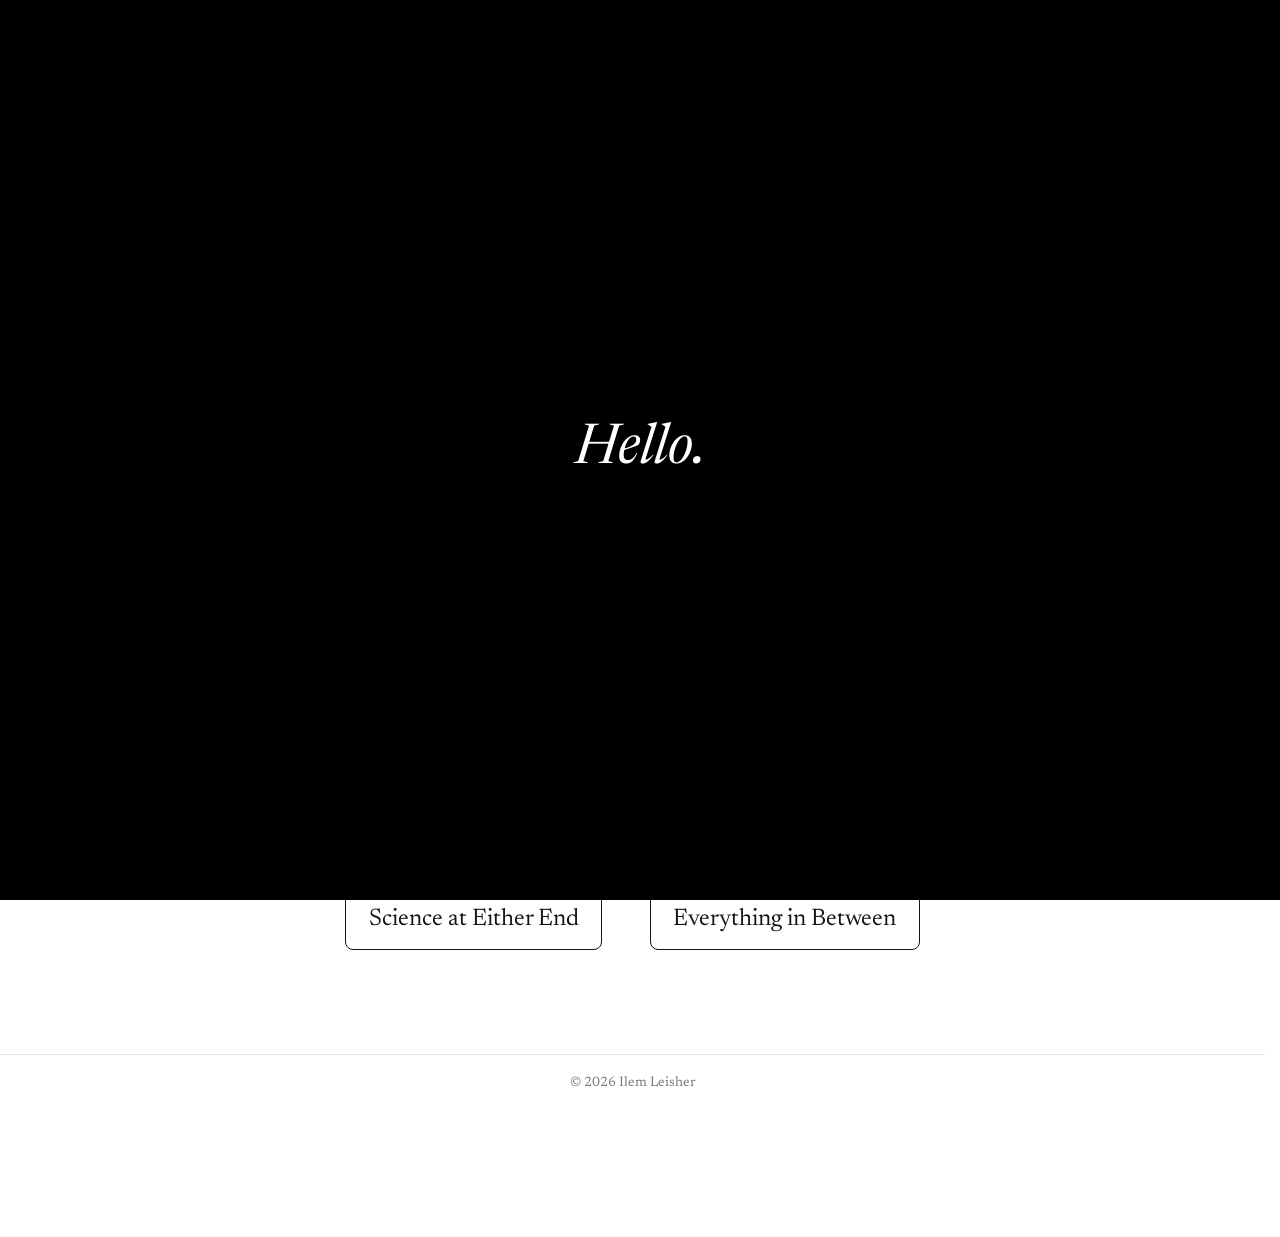
<file: index.html>
<!DOCTYPE html>
<html lang="en">
<head>
<meta charset="UTF-8">
<meta name="viewport" content="width=device-width, initial-scale=1">
<title>Ilem Leisher</title>
<meta name="description" content="Portfolio">
<link rel="preconnect" href="https://fonts.googleapis.com">
<link rel="stylesheet" href="https://fonts.googleapis.com/css2?family=Anton&family=Cormorant+Garamond:ital,wght@0,400;0,600;1,400;1,600&family=Newsreader:ital,wght@0,400;0,600;1,400&family=Space+Grotesk:wght@700&display=swap">
<link rel="stylesheet" href="css/style.css">
</head>
<body>

<div id="intro-overlay" class="intro-overlay">
  <div class="intro-panel intro-panel-top"></div>
  <div class="intro-panel intro-panel-bottom"></div>
  <div class="intro-line" id="intro-line"></div>
  <button type="button" class="intro-hello" id="intro-hello">Hello.</button>
</div>

<header class="site-header">
  <div class="wrap">
    <img class="site-photo" src="images/profile.jpg" alt="Ilem Leisher">
    <h1 class="site-name">
      <a href="index.html?intro=skip" class="name-row">Ilem</a>
      <a href="index.html?intro=skip" class="name-row">Leisher</a>
    </h1>
    <nav class="header-side-nav">
      <a href="mailto:ilemleisher@gmail.com">
        <svg viewBox="0 0 24 24" aria-hidden="true"><path fill="#ffffff" d="M20 4H4a2 2 0 00-2 2v12a2 2 0 002 2h16a2 2 0 002-2V6a2 2 0 00-2-2zm0 4l-8 5-8-5V6l8 5 8-5v2z"/></svg>
        ilemleisher@gmail.com
      </a>
      <a href="https://www.linkedin.com/in/ilem-leisher-ab5294254">
        <svg viewBox="0 0 24 24" aria-hidden="true"><rect x="1" y="1" width="22" height="22" rx="4" fill="#ffffff"/><text x="12" y="16.5" font-family="Arial, sans-serif" font-size="12" font-weight="700" text-anchor="middle" fill="#161513">in</text></svg>
        LinkedIn
      </a>
      <a href="https://github.com/ilemleisher">
        <svg viewBox="0 0 24 24" aria-hidden="true"><path fill="#ffffff" d="M12 .5C5.73.5.5 5.73.5 12c0 5.08 3.29 9.39 7.86 10.91.57.1.78-.25.78-.55 0-.27-.01-1.16-.02-2.11-3.2.7-3.88-1.36-3.88-1.36-.53-1.34-1.29-1.7-1.29-1.7-1.05-.72.08-.71.08-.71 1.16.08 1.77 1.19 1.77 1.19 1.03 1.77 2.71 1.26 3.37.96.1-.75.4-1.26.73-1.55-2.55-.29-5.23-1.28-5.23-5.7 0-1.26.45-2.29 1.19-3.09-.12-.29-.52-1.46.11-3.05 0 0 .97-.31 3.18 1.18a11.1 11.1 0 015.8 0c2.2-1.49 3.17-1.18 3.17-1.18.64 1.59.24 2.76.12 3.05.74.8 1.19 1.83 1.19 3.09 0 4.43-2.69 5.4-5.25 5.69.41.36.78 1.07.78 2.15 0 1.55-.01 2.8-.01 3.18 0 .3.2.66.79.55A10.51 10.51 0 0023.5 12C23.5 5.73 18.27.5 12 .5z"/></svg>
        GitHub
      </a>
      <a href="https://orcid.org/0009-0006-5740-5318">
        <svg viewBox="0 0 24 24" aria-hidden="true"><circle cx="12" cy="12" r="11" fill="#ffffff"/><text x="12" y="16" font-family="Arial, sans-serif" font-size="10.5" font-weight="700" text-anchor="middle" fill="#161513">iD</text></svg>
        ORCID
      </a>
    </nav>
  </div>
</header>

<section class="intro">
  <div class="wrap">
    <p class="muted tagline">Computational Researcher, Structure Enjoyer, Personal Growth Addict, Recovering Athlete</p>
    <p>I'm Ilem Leisher (eye-lem lesher). I'm a computational research technician at the <a href="https://flavell.mit.edu/">Flavell Lab</a> at MIT, where I research <em>C. elegans</em> behavior using computational methods. This website is a portfolio of my professional work, personal work, experiences, and thoughts. If you're just looking for my research, click <a href="#science-either-end" class="jump-link" data-target="science-either-end">here</a>. If you want to know more about me, click <a href="#everything-in-between" class="jump-link" data-target="everything-in-between">here</a>.</p>
  </div>
</section>

<section class="quote">
  <blockquote>
    <p>"To stand at either end, and to walk off that end of the pier only, hoping that out in that direction is the complete understanding, is a mistake. And to stand with evil and beauty and hope, or to stand with the fundamental laws, hoping that way to get a deep understanding of the whole world, with that aspect alone, is a mistake."</p>
    <cite>— Richard Feynman</cite>
  </blockquote>
</section>

<nav class="content-nav">
  <div class="nav-item">
    <a href="index.html" id="science-either-end">Science at Either End</a>
    <ul class="dropdown">
      <li><a href="small-scale.html">The Small Scale</a></li>
      <li><a href="large-scale.html">The Large Scale</a></li>
    </ul>
  </div>
  <div class="nav-item">
    <a href="index.html" id="everything-in-between">Everything in Between</a>
    <ul class="dropdown">
      <li><a href="philosophy-of-life.html">Philosophy of Life</a></li>
      <li><a href="outdoors.html">Outdoors</a></li>
      <li><a href="travel.html">Travel</a></li>
      <li><a href="athletics.html">Athletics</a></li>
      <li><a href="russian.html">Russian</a></li>
      <li><a href="magic-the-gathering.html">Magic: the Gathering</a></li>
      <li><a href="music.html">Music</a></li>
    </ul>
  </div>
</nav>

<footer>
  <div class="wrap">
    &copy; 2026 Ilem Leisher
  </div>
</footer>

<script>
(function () {
  var overlay = document.getElementById('intro-overlay');
  var hello = document.getElementById('intro-hello');
  var line = document.getElementById('intro-line');

  if (overlay && hello && line) {
    document.body.style.overflow = 'hidden';
    var reduced = window.matchMedia('(prefers-reduced-motion: reduce)').matches;

    function runOpenSequence() {
      if (overlay.classList.contains('is-opening')) return;
      overlay.classList.add('is-opening');

      var lineMs = reduced ? 0 : 500;
      var topSlideMs = reduced ? 0 : 900;
      var restFadeMs = reduced ? 0 : 400;
      var bottomSlideMs = reduced ? 0 : 900;
      var pauseMs = reduced ? 0 : 150;

      setTimeout(function () {
        overlay.classList.add('is-open-top');
        setTimeout(function () {
          overlay.classList.add('reveal-rest');
          setTimeout(function () {
            overlay.classList.add('is-open-bottom');
            setTimeout(function () {
              overlay.remove();
              document.body.style.overflow = '';
            }, bottomSlideMs + 50);
          }, restFadeMs + pauseMs);
        }, topSlideMs);
      }, lineMs);
    }

    var skipAll = /(?:^|[?&])intro=skip(?:&|$)/.test(location.search);
    if (skipAll) {
      if (window.history.replaceState) {
        window.history.replaceState(null, '', location.pathname + location.hash);
      }
      overlay.remove();
      document.body.style.overflow = '';
    } else {
      hello.addEventListener('click', runOpenSequence);
    }
  }

  var items = document.querySelectorAll('.content-nav .nav-item');
  items.forEach(function (item) {
    var trigger = item.querySelector(':scope > a');
    trigger.setAttribute('aria-haspopup', 'true');
    trigger.setAttribute('aria-expanded', 'false');
    trigger.addEventListener('click', function (e) {
      e.preventDefault();
      var willOpen = !item.classList.contains('is-open');
      items.forEach(function (other) {
        other.classList.remove('is-open');
        other.querySelector(':scope > a').setAttribute('aria-expanded', 'false');
      });
      if (willOpen) {
        item.classList.add('is-open');
        trigger.setAttribute('aria-expanded', 'true');
      }
    });
  });
  document.addEventListener('click', function (e) {
    if (!e.target.closest('.content-nav')) {
      items.forEach(function (item) {
        item.classList.remove('is-open');
        item.querySelector(':scope > a').setAttribute('aria-expanded', 'false');
      });
    }
  });
  document.addEventListener('keydown', function (e) {
    if (e.key === 'Escape') {
      items.forEach(function (item) {
        item.classList.remove('is-open');
        item.querySelector(':scope > a').setAttribute('aria-expanded', 'false');
      });
    }
  });

  document.querySelectorAll('.jump-link').forEach(function (link) {
    link.addEventListener('click', function (e) {
      e.preventDefault();
      var target = document.getElementById(link.dataset.target);
      if (!target) return;
      target.scrollIntoView({ behavior: 'smooth', block: 'center' });
      target.classList.remove('flash-highlight');
      void target.offsetWidth;
      target.classList.add('flash-highlight');
      target.addEventListener('animationend', function handler() {
        target.classList.remove('flash-highlight');
        target.removeEventListener('animationend', handler);
      });
    });
  });
})();
</script>

</body>
</html>
</file>
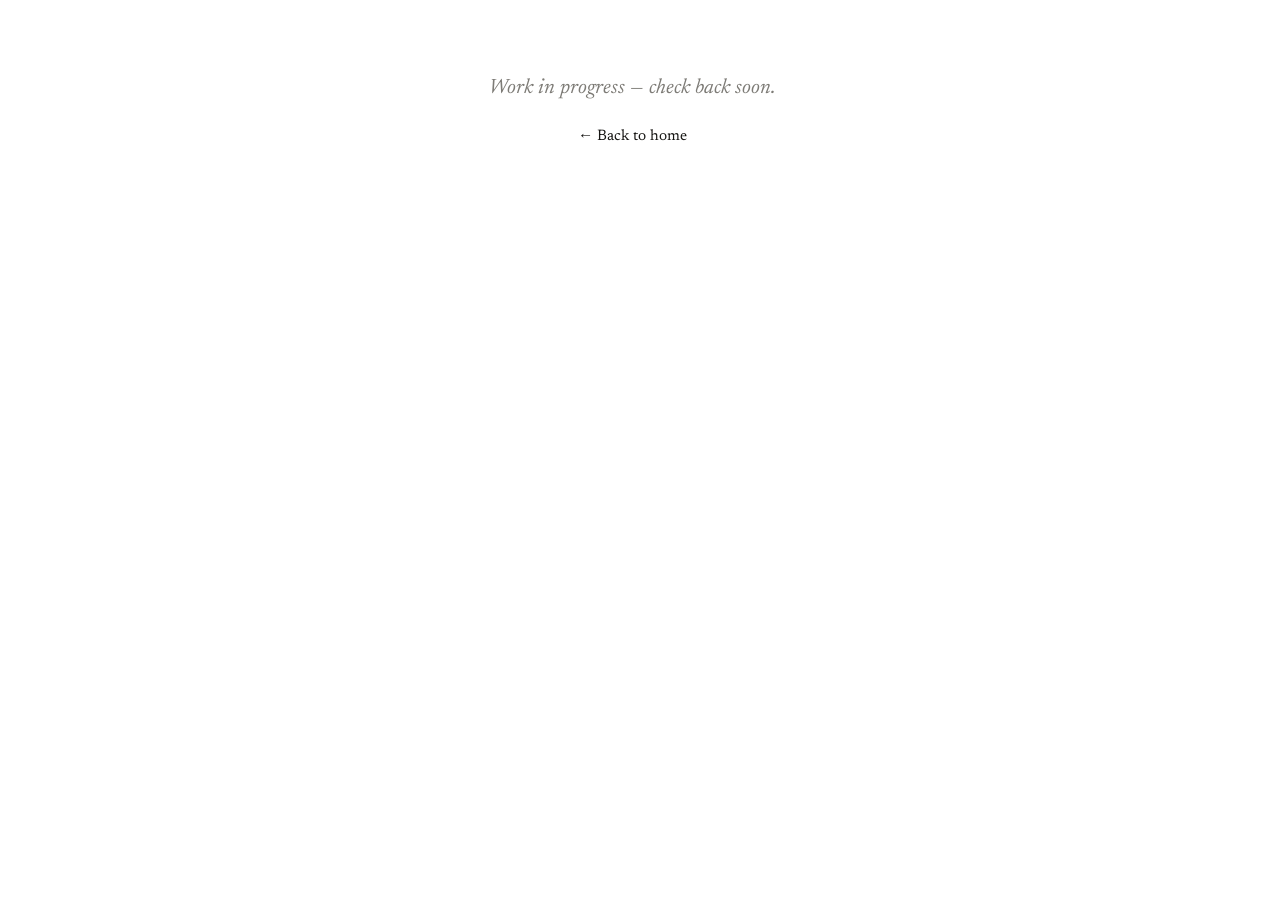
<file: athletics.html>
<!DOCTYPE html>
<html lang="en">
<head>
<meta charset="UTF-8">
<meta name="viewport" content="width=device-width, initial-scale=1">
<title>Athletics — Ilem Leisher</title>
<meta name="description" content="Athletics">
<link rel="preconnect" href="https://fonts.googleapis.com">
<link rel="stylesheet" href="https://fonts.googleapis.com/css2?family=Anton&family=Cormorant+Garamond:ital,wght@0,400;0,600;1,400;1,600&family=Newsreader:ital,wght@0,400;0,600;1,400&family=Space+Grotesk:wght@700&display=swap">
<link rel="stylesheet" href="css/style.css">
</head>
<body>

<main class="wrap wip-content">
  <p class="wip-message">Work in progress — check back soon.</p>
  <p class="wip-back"><a href="index.html?intro=skip">← Back to home</a></p>
</main>

</body>
</html>
</file>
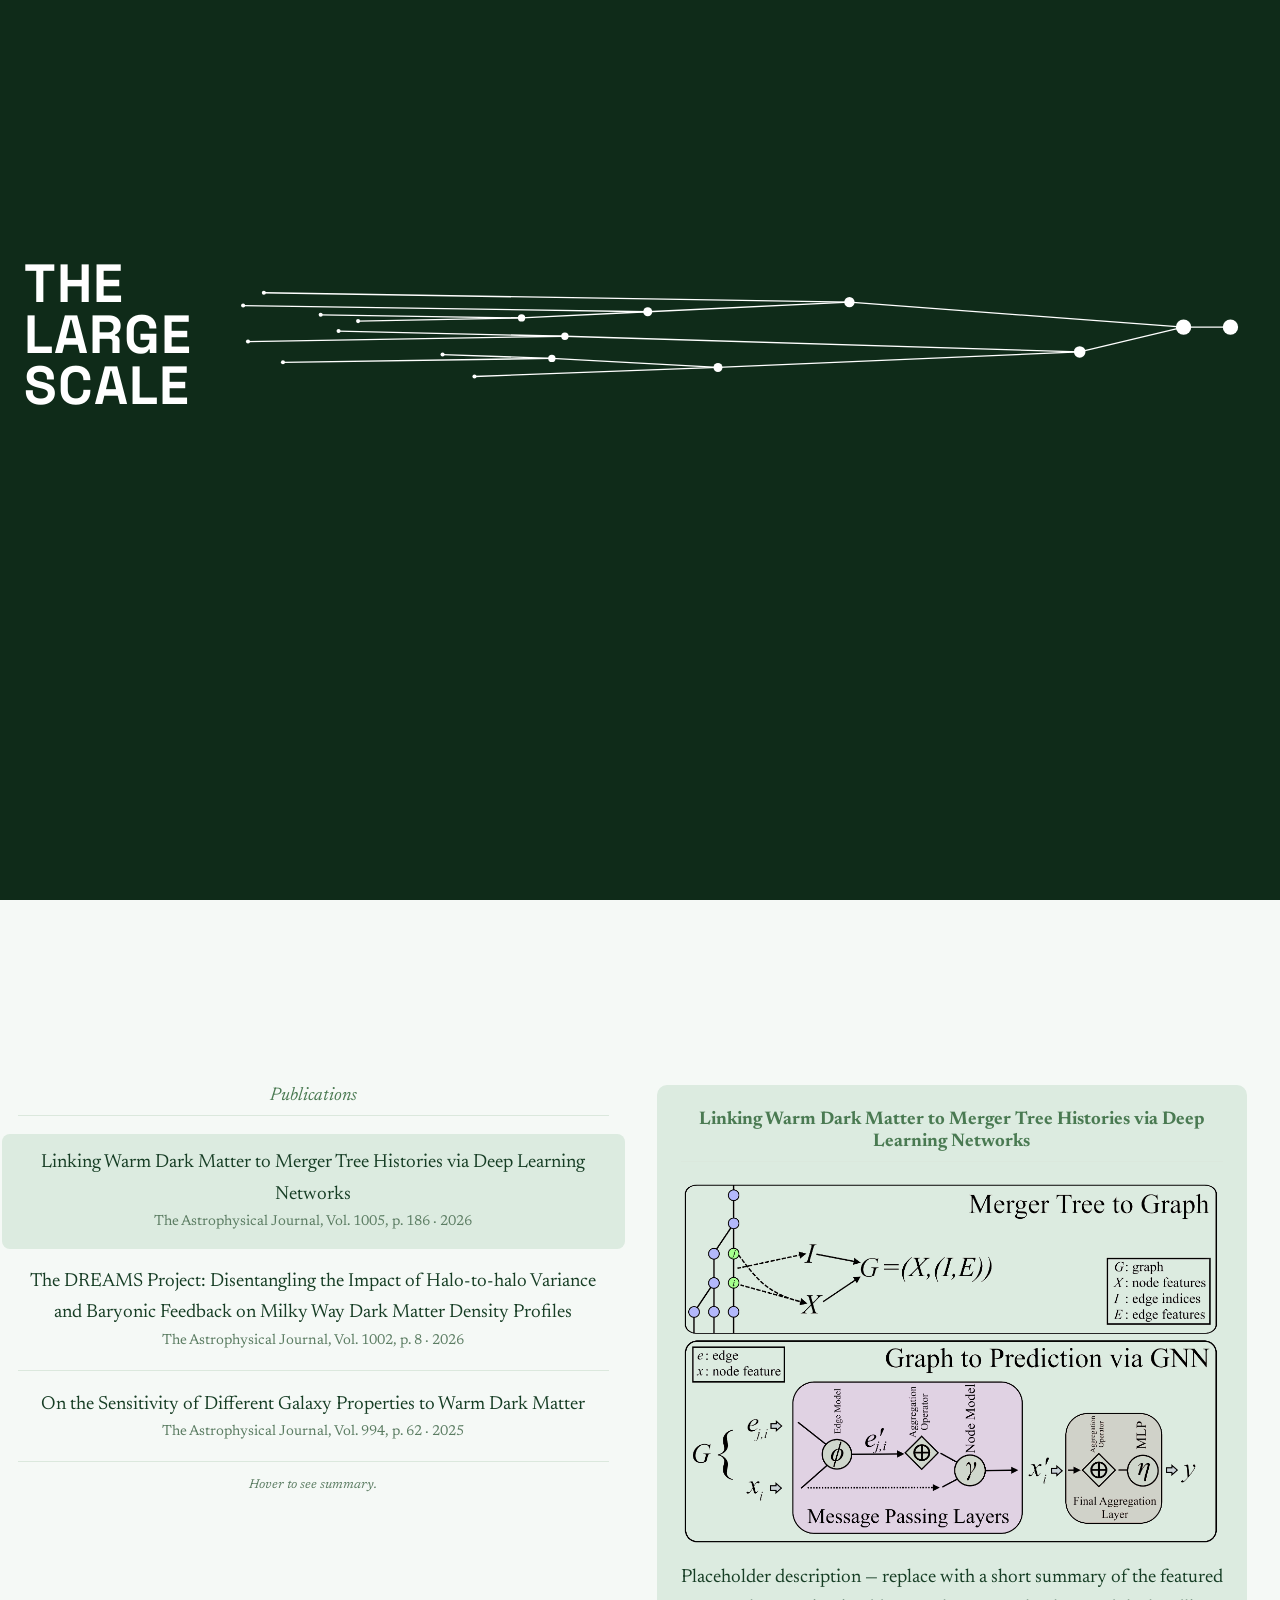
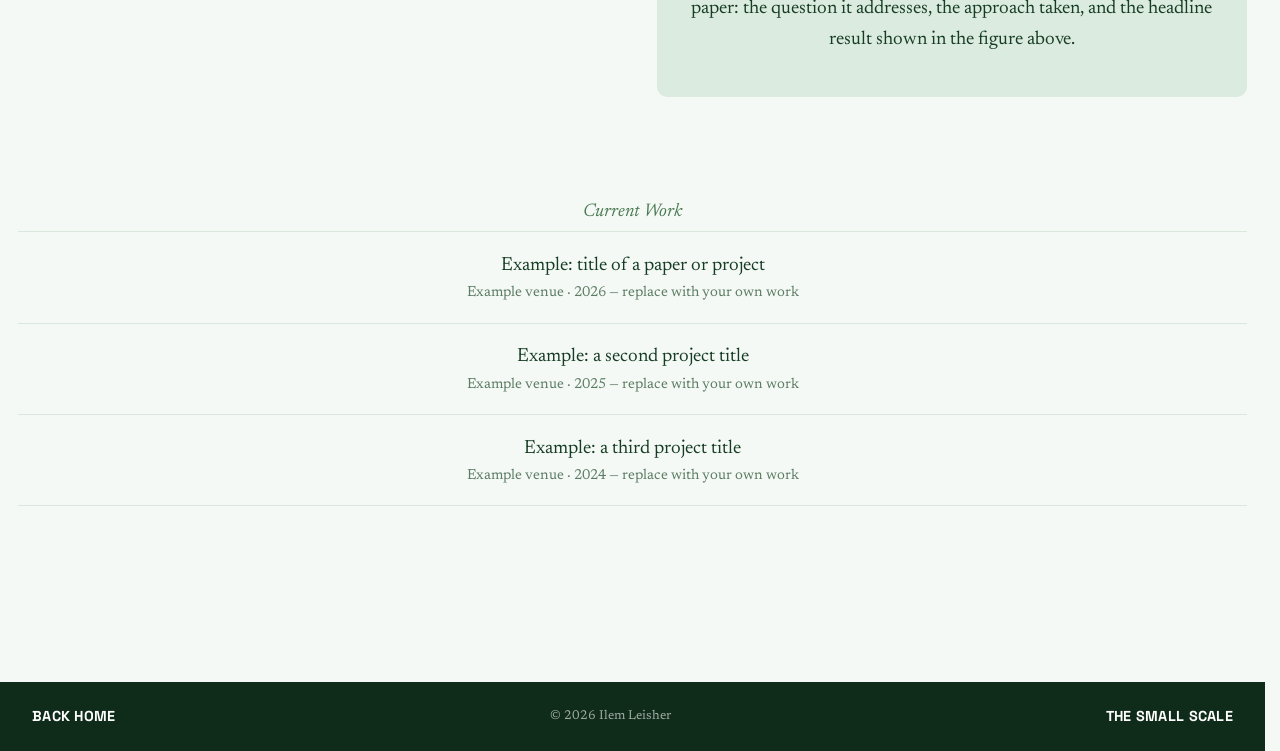
<file: large-scale.html>
<!DOCTYPE html>
<html lang="en">
<head>
<meta charset="UTF-8">
<meta name="viewport" content="width=device-width, initial-scale=1">
<title>The Large Scale — Ilem Leisher</title>
<meta name="description" content="Research portfolio — the large scale">
<link rel="preconnect" href="https://fonts.googleapis.com">
<link rel="stylesheet" href="https://fonts.googleapis.com/css2?family=Anton&family=Cormorant+Garamond:ital,wght@0,400;0,600;1,400;1,600&family=Newsreader:ital,wght@0,400;0,600;1,400&family=Space+Grotesk:wght@700&display=swap">
<link rel="stylesheet" href="css/style.css">
</head>
<body class="research-page theme-green">

<div id="ls-intro-backdrop" class="ls-intro-backdrop"></div>

<section class="page-banner compact-left ls-hero">
  <h1 class="stacked-title animate-in">
    <span>The</span>
    <span>Large</span>
    <span>Scale</span>
  </h1>
  <svg class="tree-graphic" id="tree-graphic" viewBox="0 0 1000 100" preserveAspectRatio="none" aria-hidden="true">
    <line data-group="1" x1="95.1" y1="30.3" x2="292.7" y2="33.4"/>
    <line data-group="1" x1="131.9" y1="36.5" x2="292.7" y2="33.4"/>
    <line data-group="2" x1="215.0" y1="69.4" x2="322.5" y2="73.2"/>
    <line data-group="2" x1="58.0" y1="77.0" x2="322.5" y2="73.2"/>
    <line data-group="3" x1="112.7" y1="46.3" x2="335.3" y2="51.4"/>
    <line data-group="3" x1="23.6" y1="56.6" x2="335.3" y2="51.4"/>
    <line data-group="4" x1="18.8" y1="21.2" x2="416.8" y2="27.3"/>
    <line data-group="4" x1="292.7" y1="33.4" x2="416.8" y2="27.3"/>
    <line data-group="5" x1="246.4" y1="91.0" x2="485.9" y2="82.1"/>
    <line data-group="5" x1="322.5" y1="73.2" x2="485.9" y2="82.1"/>
    <line data-group="6" x1="39.2" y1="8.6" x2="615.2" y2="17.9"/>
    <line data-group="6" x1="416.8" y1="27.3" x2="615.2" y2="17.9"/>
    <line data-group="7" x1="335.3" y1="51.4" x2="841.7" y2="66.8"/>
    <line data-group="7" x1="485.9" y1="82.1" x2="841.7" y2="66.8"/>
    <line data-group="8" x1="615.2" y1="17.9" x2="943.9" y2="42.4"/>
    <line data-group="8" x1="841.7" y1="66.8" x2="943.9" y2="42.4"/>
    <line data-group="9" x1="943.9" y1="42.4" x2="990.0" y2="42.4"/>
    <circle data-group="0" cx="39.2" cy="8.6" r="2.0"/>
    <circle data-group="0" cx="18.8" cy="21.2" r="2.0"/>
    <circle data-group="0" cx="95.1" cy="30.3" r="2.0"/>
    <circle data-group="0" cx="131.9" cy="36.5" r="2.0"/>
    <circle data-group="0" cx="112.7" cy="46.3" r="2.0"/>
    <circle data-group="0" cx="23.6" cy="56.6" r="2.0"/>
    <circle data-group="0" cx="215.0" cy="69.4" r="2.0"/>
    <circle data-group="0" cx="58.0" cy="77.0" r="2.0"/>
    <circle data-group="0" cx="246.4" cy="91.0" r="2.0"/>
    <circle data-group="1" cx="292.7" cy="33.4" r="3.6"/>
    <circle data-group="2" cx="322.5" cy="73.2" r="3.6"/>
    <circle data-group="3" cx="335.3" cy="51.4" r="3.6"/>
    <circle data-group="4" cx="416.8" cy="27.3" r="4.43"/>
    <circle data-group="5" cx="485.9" cy="82.1" r="4.43"/>
    <circle data-group="6" cx="615.2" cy="17.9" r="5.09"/>
    <circle data-group="7" cx="841.7" cy="66.8" r="5.68"/>
    <circle data-group="8" cx="943.9" cy="42.4" r="7.57"/>
    <circle data-group="9" cx="990.0" cy="42.4" r="7.57"/>
  </svg>
</section>

<div class="hero-questions" id="ls-hero-questions" aria-hidden="true">
  <p>How does dark matter imprint on galaxy formation and evolution? How are our observational methods of the Universe limited?</p>
  <p class="intro-note">What computational techniques can we use to probe these questions?</p>
</div>

<div id="ls-content-wrap">

<main class="wrap research-content wide-columns">
  <div class="research-columns">
    <div class="research-col-left">
      <section class="research-publications">
        <h2>Publications</h2>
        <ul class="entry-list" id="pub-list">
          <li class="is-highlighted" data-panel="0" tabindex="0">
            <div class="entry-title">Linking Warm Dark Matter to Merger Tree Histories via Deep Learning Networks</div>
            <div class="entry-meta">The Astrophysical Journal, Vol. 1005, p. 186 · 2026</div>
          </li>
          <li data-panel="1" tabindex="0">
            <div class="entry-title">The DREAMS Project: Disentangling the Impact of Halo-to-halo Variance and Baryonic Feedback on Milky Way Dark Matter Density Profiles</div>
            <div class="entry-meta">The Astrophysical Journal, Vol. 1002, p. 8 · 2026</div>
          </li>
          <li data-panel="2" tabindex="0">
            <div class="entry-title">On the Sensitivity of Different Galaxy Properties to Warm Dark Matter</div>
            <div class="entry-meta">The Astrophysical Journal, Vol. 994, p. 62 · 2025</div>
          </li>
        </ul>
        <p class="pub-hint">Hover to see summary.</p>
      </section>
    </div>

    <div class="research-col-right">
      <section class="research-featured">
        <h2><a id="featured-title" href="https://ui.adsabs.harvard.edu/abs/2026ApJ..1005..186L/abstract">Linking Warm Dark Matter to Merger Tree Histories via Deep Learning Networks</a></h2>
        <figure class="featured-graphic">
          <img id="featured-img" src="images/featured-work-figure.png" alt="Diagram showing how a merger tree is converted into a graph representation, then used as input to a graph neural network to produce a prediction.">
        </figure>
        <p id="featured-desc">Placeholder description — replace with a short summary of the featured paper: the question it addresses, the approach taken, and the headline result shown in the figure above.</p>
      </section>
    </div>
  </div>

  <section class="research-current">
    <h2>Current Work</h2>
    <ul class="entry-list">
      <li>
        <div class="entry-title">Example: title of a paper or project</div>
        <div class="entry-meta">Example venue · 2026 — replace with your own work</div>
      </li>
      <li>
        <div class="entry-title">Example: a second project title</div>
        <div class="entry-meta">Example venue · 2025 — replace with your own work</div>
      </li>
      <li>
        <div class="entry-title">Example: a third project title</div>
        <div class="entry-meta">Example venue · 2024 — replace with your own work</div>
      </li>
    </ul>
  </section>
</main>

<footer class="scale-footer">
  <a href="index.html?intro=skip" class="footer-btn">Back Home</a>
  <p class="footer-copy">&copy; 2026 Ilem Leisher</p>
  <a href="small-scale.html" class="footer-btn">The Small Scale</a>
</footer>

</div>

<script>
(function () {
  var backdrop = document.getElementById('ls-intro-backdrop');
  var hero = document.querySelector('.page-banner.ls-hero');
  var contentWrap = document.getElementById('ls-content-wrap');
  var questions = document.getElementById('ls-hero-questions');
  if (!backdrop || !hero || !contentWrap || !questions) return;

  if ('scrollRestoration' in history) {
    history.scrollRestoration = 'manual';
  }
  window.scrollTo(0, 0);
  document.body.style.overflow = 'hidden';
  var reduced = window.matchMedia('(prefers-reduced-motion: reduce)').matches;

  var BUILD_MS = reduced ? 0 : 1800;
  var STAGGER_MS = reduced ? 0 : 100;
  var RISE_MS = reduced ? 0 : 800;

  function proceed() {
    backdrop.removeEventListener('click', proceed);
    questions.classList.remove('is-visible');
    hero.classList.add('is-docked');
    setTimeout(function () {
      contentWrap.classList.add('is-revealed');
      setTimeout(function () {
        hero.classList.remove('ls-hero', 'is-docked');
        backdrop.remove();
        questions.remove();
        document.body.style.overflow = '';
      }, RISE_MS + 50);
    }, STAGGER_MS);
  }

  setTimeout(function () {
    questions.setAttribute('aria-hidden', 'false');
    void questions.offsetWidth;
    questions.classList.add('is-visible');
    if (reduced) {
      proceed();
    } else {
      backdrop.addEventListener('click', proceed);
    }
  }, BUILD_MS);
})();
</script>

<script>
(function () {
  var tree = document.getElementById('tree-graphic');
  if (!tree) return;
  var els = tree.querySelectorAll('[data-group]');
  var maxGroup = 0;
  els.forEach(function (el) {
    maxGroup = Math.max(maxGroup, Number(el.dataset.group));
  });

  // Build the tree from the trunk outward to the leaves (reverse of merge order),
  // with each step evenly spaced.
  var STEP_MS = 130;
  els.forEach(function (el) {
    var g = Number(el.dataset.group);
    var stepFromTrunk = maxGroup - g;
    var delay = stepFromTrunk * STEP_MS;
    el.style.animationDelay = delay + 'ms';
  });

  tree.classList.add('animate-in');
})();
</script>

<script>
(function () {
  var panels = [
    {
      title: "Linking Warm Dark Matter to Merger Tree Histories via Deep Learning Networks",
      url: "https://ui.adsabs.harvard.edu/abs/2026ApJ..1005..186L/abstract",
      img: "images/featured-work-figure.png",
      alt: "Diagram showing how a merger tree is converted into a graph representation, then used as input to a graph neural network to produce a prediction.",
      desc: "Placeholder description — replace with a short summary of the featured paper: the question it addresses, the approach taken, and the headline result shown in the figure above."
    },
    {
      title: "The DREAMS Project: Disentangling the Impact of Halo-to-halo Variance and Baryonic Feedback on Milky Way Dark Matter Density Profiles",
      url: "https://ui.adsabs.harvard.edu/abs/2026ApJ..1002....8G/abstract",
      img: "images/placeholder-figure-a.svg",
      alt: "Example placeholder figure — replace with a real plot from the paper.",
      desc: "Example description — replace with a short summary of this paper: the question it addresses, the approach taken, and the headline result."
    },
    {
      title: "On the Sensitivity of Different Galaxy Properties to Warm Dark Matter",
      url: "https://ui.adsabs.harvard.edu/abs/2025ApJ...994...62C/abstract",
      img: "images/placeholder-figure-b.svg",
      alt: "Example placeholder figure — replace with a real plot from the paper.",
      desc: "Example description — replace with a short summary of this paper: the question it addresses, the approach taken, and the headline result."
    }
  ];

  var items = document.querySelectorAll('#pub-list li[data-panel]');
  var titleLink = document.getElementById('featured-title');
  var img = document.getElementById('featured-img');
  var desc = document.getElementById('featured-desc');
  var DEFAULT_INDEX = 0;

  function show(index) {
    var p = panels[index];
    if (!p) return;
    titleLink.textContent = p.title;
    titleLink.href = p.url;
    img.src = p.img;
    img.alt = p.alt;
    desc.textContent = p.desc;
    items.forEach(function (el) {
      el.classList.toggle('is-highlighted', Number(el.dataset.panel) === index);
    });
  }

  items.forEach(function (item) {
    var index = Number(item.dataset.panel);
    item.addEventListener('mouseenter', function () { show(index); });
    item.addEventListener('focusin', function () { show(index); });
  });

  show(DEFAULT_INDEX);
})();
</script>

</body>
</html>
</file>
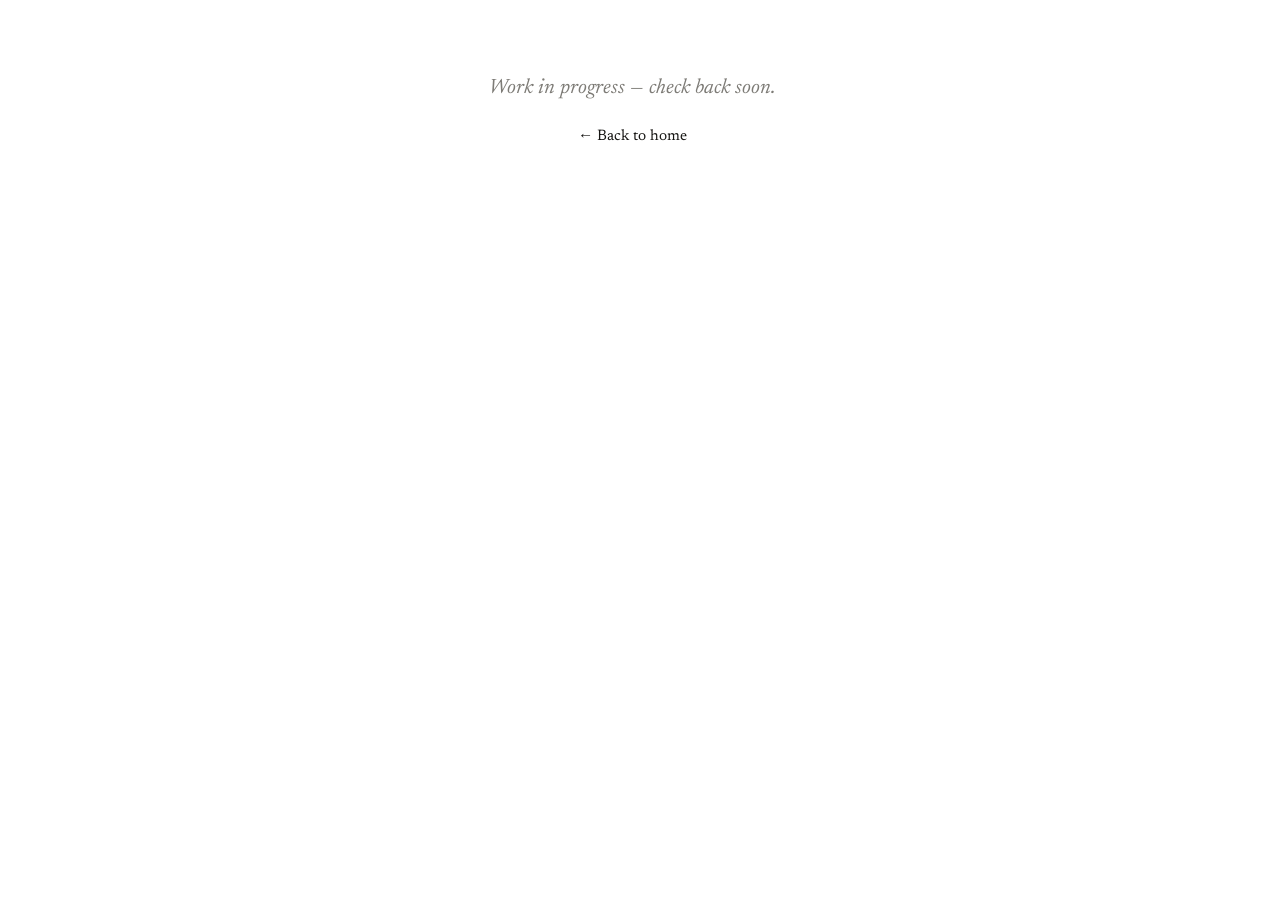
<file: magic-the-gathering.html>
<!DOCTYPE html>
<html lang="en">
<head>
<meta charset="UTF-8">
<meta name="viewport" content="width=device-width, initial-scale=1">
<title>Magic: the Gathering — Ilem Leisher</title>
<meta name="description" content="Magic: the Gathering">
<link rel="preconnect" href="https://fonts.googleapis.com">
<link rel="stylesheet" href="https://fonts.googleapis.com/css2?family=Anton&family=Cormorant+Garamond:ital,wght@0,400;0,600;1,400;1,600&family=Newsreader:ital,wght@0,400;0,600;1,400&family=Space+Grotesk:wght@700&display=swap">
<link rel="stylesheet" href="css/style.css">
</head>
<body>

<main class="wrap wip-content">
  <p class="wip-message">Work in progress — check back soon.</p>
  <p class="wip-back"><a href="index.html?intro=skip">← Back to home</a></p>
</main>

</body>
</html>
</file>
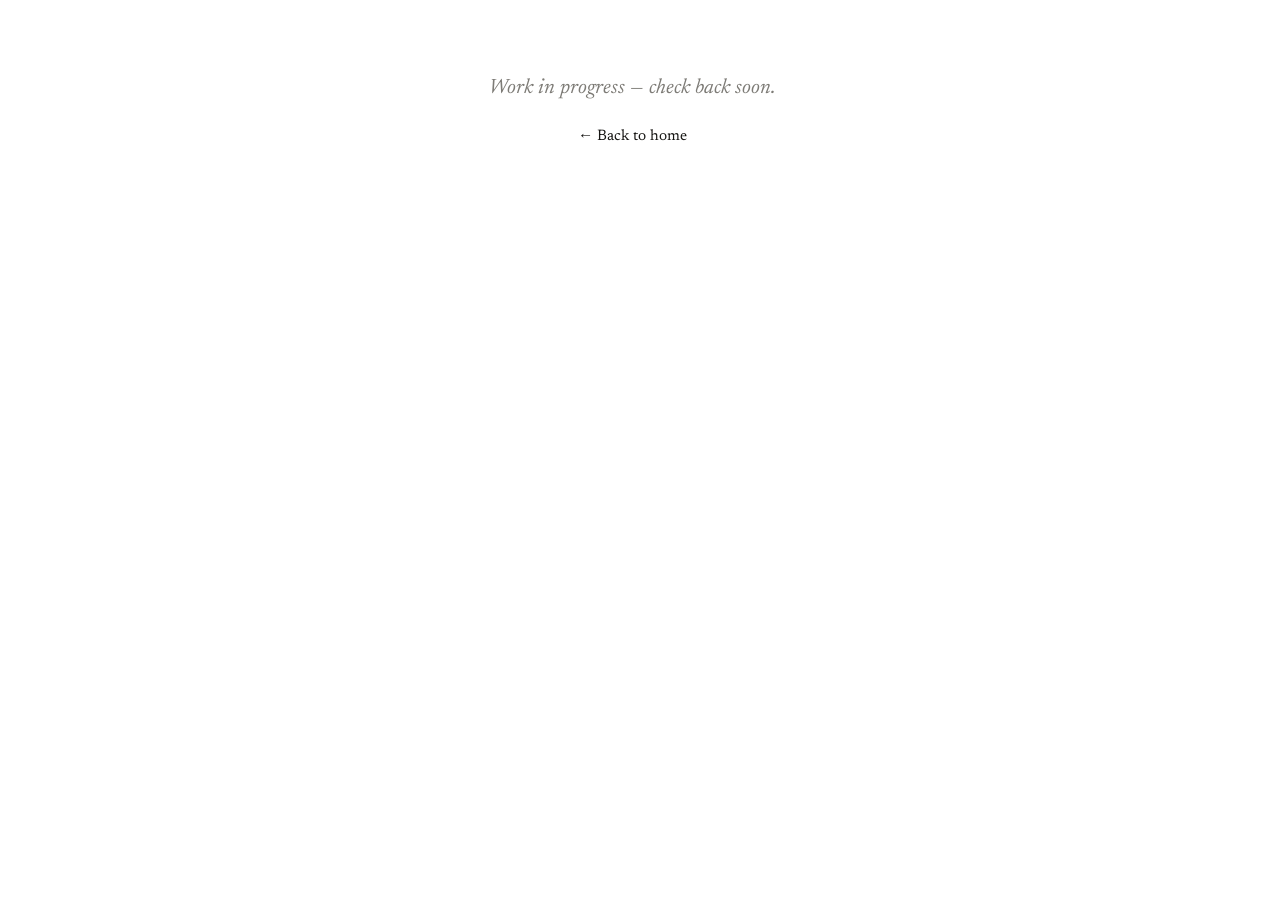
<file: music.html>
<!DOCTYPE html>
<html lang="en">
<head>
<meta charset="UTF-8">
<meta name="viewport" content="width=device-width, initial-scale=1">
<title>Music — Ilem Leisher</title>
<meta name="description" content="Music">
<link rel="preconnect" href="https://fonts.googleapis.com">
<link rel="stylesheet" href="https://fonts.googleapis.com/css2?family=Anton&family=Cormorant+Garamond:ital,wght@0,400;0,600;1,400;1,600&family=Newsreader:ital,wght@0,400;0,600;1,400&family=Space+Grotesk:wght@700&display=swap">
<link rel="stylesheet" href="css/style.css">
</head>
<body>

<main class="wrap wip-content">
  <p class="wip-message">Work in progress — check back soon.</p>
  <p class="wip-back"><a href="index.html?intro=skip">← Back to home</a></p>
</main>

</body>
</html>
</file>
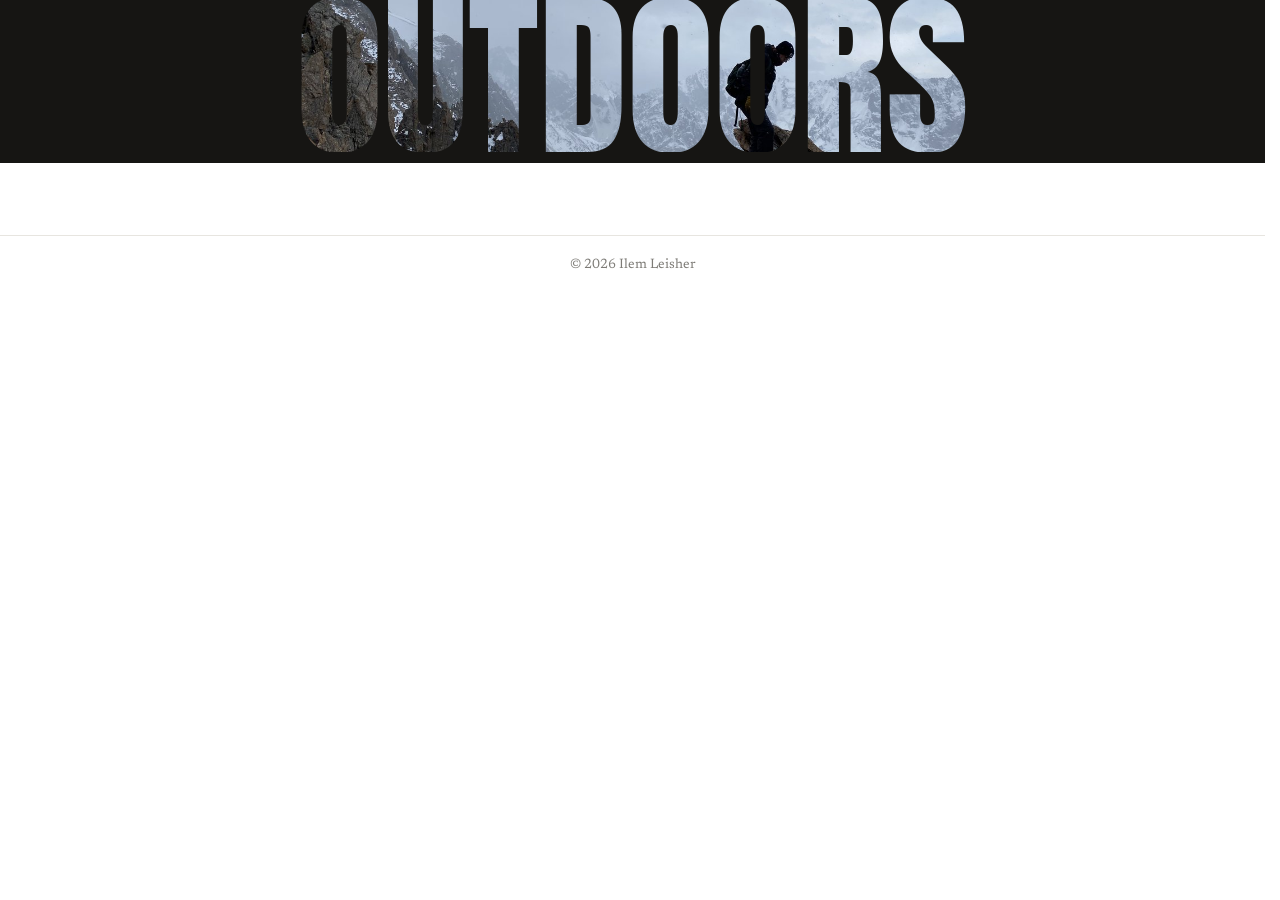
<file: outdoors.html>
<!DOCTYPE html>
<html lang="en">
<head>
<meta charset="UTF-8">
<meta name="viewport" content="width=device-width, initial-scale=1">
<title>Outdoors — Ilem Leisher</title>
<meta name="description" content="Outdoors">
<link rel="preconnect" href="https://fonts.googleapis.com">
<link rel="stylesheet" href="https://fonts.googleapis.com/css2?family=Anton&family=Cormorant+Garamond:ital,wght@0,400;0,600;1,400;1,600&family=Newsreader:ital,wght@0,400;0,600;1,400&family=Space+Grotesk:wght@700&display=swap">
<link rel="stylesheet" href="css/style.css">
</head>
<body>

<section class="page-banner">
  <h1 class="photo-fill">Outdoors</h1>
</section>

<footer>
  <div class="wrap">
    &copy; 2026 Ilem Leisher
  </div>
</footer>

</body>
</html>
</file>
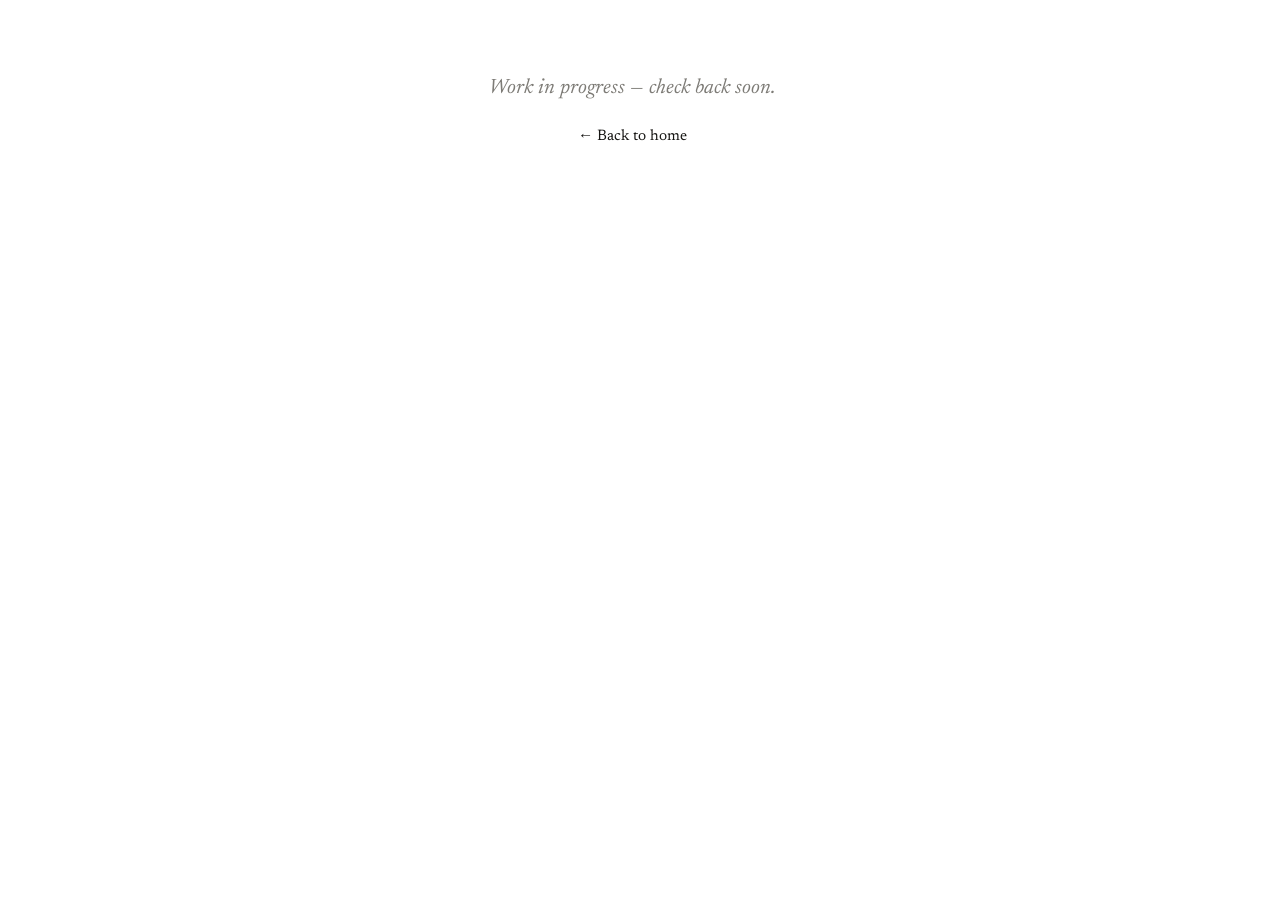
<file: philosophy-of-life.html>
<!DOCTYPE html>
<html lang="en">
<head>
<meta charset="UTF-8">
<meta name="viewport" content="width=device-width, initial-scale=1">
<title>Philosophy of Life — Ilem Leisher</title>
<meta name="description" content="Philosophy of Life">
<link rel="preconnect" href="https://fonts.googleapis.com">
<link rel="stylesheet" href="https://fonts.googleapis.com/css2?family=Anton&family=Cormorant+Garamond:ital,wght@0,400;0,600;1,400;1,600&family=Newsreader:ital,wght@0,400;0,600;1,400&family=Space+Grotesk:wght@700&display=swap">
<link rel="stylesheet" href="css/style.css">
</head>
<body>

<main class="wrap wip-content">
  <p class="wip-message">Work in progress — check back soon.</p>
  <p class="wip-back"><a href="index.html?intro=skip">← Back to home</a></p>
</main>

</body>
</html>
</file>
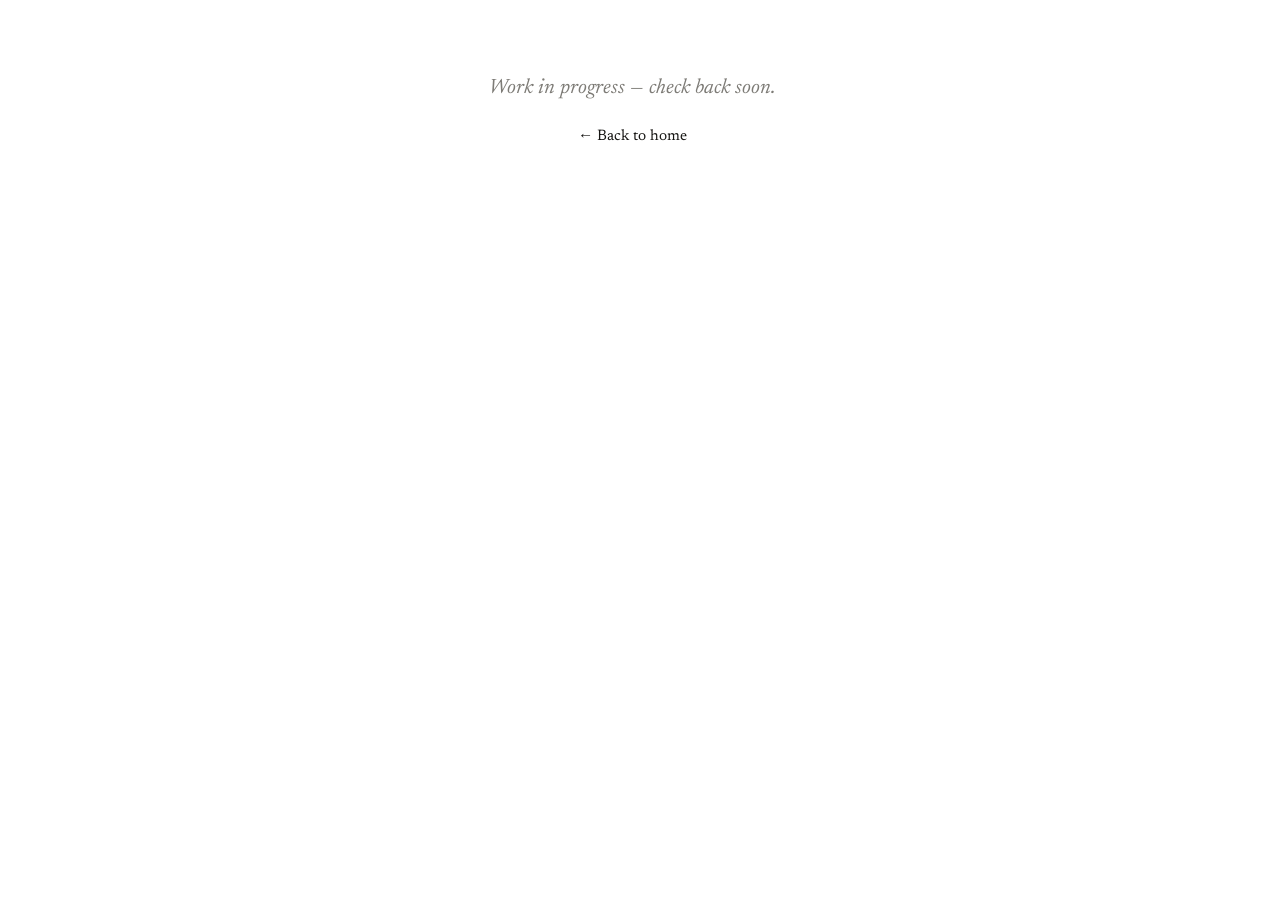
<file: russian.html>
<!DOCTYPE html>
<html lang="en">
<head>
<meta charset="UTF-8">
<meta name="viewport" content="width=device-width, initial-scale=1">
<title>Russian — Ilem Leisher</title>
<meta name="description" content="Russian">
<link rel="preconnect" href="https://fonts.googleapis.com">
<link rel="stylesheet" href="https://fonts.googleapis.com/css2?family=Anton&family=Cormorant+Garamond:ital,wght@0,400;0,600;1,400;1,600&family=Newsreader:ital,wght@0,400;0,600;1,400&family=Space+Grotesk:wght@700&display=swap">
<link rel="stylesheet" href="css/style.css">
</head>
<body>

<main class="wrap wip-content">
  <p class="wip-message">Work in progress — check back soon.</p>
  <p class="wip-back"><a href="index.html?intro=skip">← Back to home</a></p>
</main>

</body>
</html>
</file>
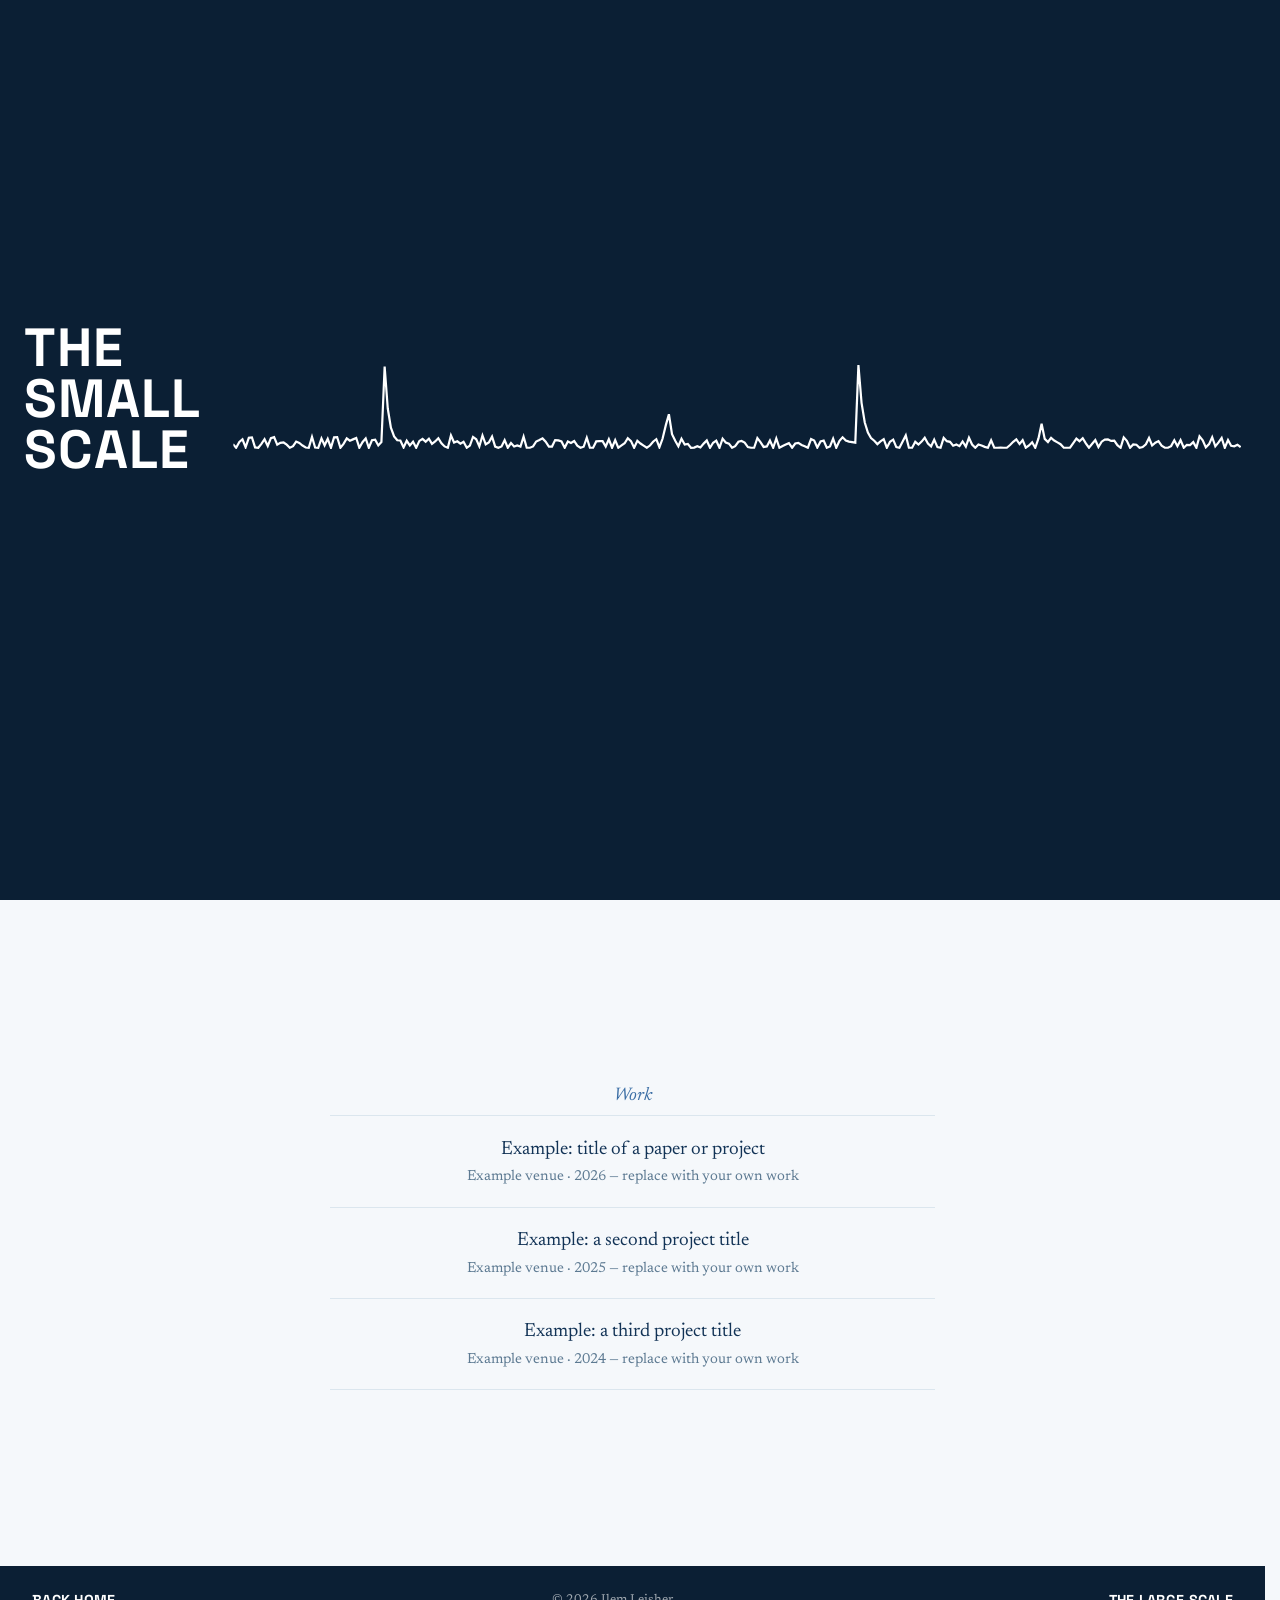
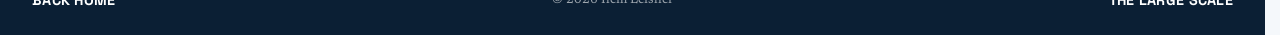
<file: small-scale.html>
<!DOCTYPE html>
<html lang="en">
<head>
<meta charset="UTF-8">
<meta name="viewport" content="width=device-width, initial-scale=1">
<title>The Small Scale — Ilem Leisher</title>
<meta name="description" content="Research portfolio — the small scale">
<link rel="preconnect" href="https://fonts.googleapis.com">
<link rel="stylesheet" href="https://fonts.googleapis.com/css2?family=Anton&family=Cormorant+Garamond:ital,wght@0,400;0,600;1,400;1,600&family=Newsreader:ital,wght@0,400;0,600;1,400&family=Space+Grotesk:wght@700&display=swap">
<link rel="stylesheet" href="css/style.css">
</head>
<body class="research-page theme-blue">

<div id="ss-intro-backdrop" class="ss-intro-backdrop"></div>

<section class="page-banner compact-left signal-banner ss-hero">
  <svg class="signal-curve" id="signal-curve" viewBox="0 0 1000 100" preserveAspectRatio="none" aria-hidden="true">
    <polyline fill="none" stroke="#ffffff" stroke-width="2.2" vector-effect="non-scaling-stroke" points="1000.0,98.4 996.9,96.0 993.7,97.6 990.6,97.1 987.5,91.3 984.3,99.0 981.2,89.2 978.1,93.7 974.9,97.6 971.8,88.5 968.7,95.4 965.5,98.6 962.4,91.6 959.2,87.7 956.1,99.0 953.0,93.4 949.8,96.3 946.7,96.1 943.6,99.0 940.4,91.5 937.3,97.5 934.2,91.6 931.0,97.4 927.9,99.0 924.8,99.0 921.6,97.0 918.5,92.4 915.4,94.0 912.2,96.8 909.1,89.3 906.0,95.6 902.8,98.3 899.7,99.0 896.6,96.0 893.4,95.7 890.3,99.0 887.1,92.2 884.0,88.7 880.9,99.0 877.7,96.5 874.6,91.9 871.5,92.2 868.3,90.8 865.2,91.0 862.1,93.0 858.9,98.3 855.8,91.3 852.7,95.1 849.5,99.0 846.4,94.7 843.3,89.5 840.1,92.5 837.0,90.0 833.9,94.3 830.7,99.0 827.6,99.0 824.5,99.0 821.3,95.5 818.2,93.7 815.0,91.8 811.9,89.2 808.8,93.3 805.6,90.2 802.5,75.2 799.4,89.7 796.2,99.0 793.1,93.5 790.0,96.7 786.8,99.0 783.7,91.4 780.6,95.3 777.4,90.6 774.3,93.1 771.2,96.3 768.0,99.0 764.9,99.0 761.8,98.8 758.6,99.0 755.5,99.0 752.4,91.7 749.2,99.0 746.1,98.1 742.9,96.8 739.8,95.7 736.7,99.0 733.5,95.8 730.4,89.1 727.3,97.9 724.1,92.8 721.0,97.4 717.9,95.7 714.7,97.0 711.6,93.1 708.5,92.5 705.3,89.2 702.2,99.0 699.1,98.4 695.9,91.0 692.8,97.7 689.7,94.9 686.5,89.1 683.4,92.9 680.3,95.9 677.1,93.1 674.0,99.0 670.8,99.0 667.7,86.8 664.6,92.9 661.4,99.0 658.3,98.4 655.2,91.0 652.0,93.0 648.9,99.0 645.8,90.5 642.6,92.7 639.5,95.4 636.4,92.1 633.2,89.3 630.1,84.0 627.0,73.9 623.8,54.4 620.7,17.0 617.6,93.9 614.4,93.4 611.3,92.9 608.2,91.8 605.0,88.6 601.9,92.2 598.7,99.0 595.6,90.0 592.5,97.7 589.3,99.0 586.2,91.9 583.1,92.7 579.9,98.8 576.8,91.8 573.7,90.4 570.5,99.0 567.4,97.5 564.3,96.2 561.1,94.1 558.0,94.8 554.9,99.0 551.7,94.5 548.6,95.9 545.5,97.3 542.3,99.0 539.2,89.8 536.1,99.0 532.9,91.9 529.8,97.7 526.6,98.2 523.5,93.5 520.4,89.4 517.2,99.0 514.1,99.0 511.0,98.3 507.8,93.9 504.7,92.3 501.6,93.1 498.4,97.5 495.3,99.0 492.2,94.9 489.0,93.8 485.9,90.0 482.8,99.0 479.6,92.0 476.5,94.0 473.4,99.0 470.2,91.8 467.1,94.9 463.9,98.7 460.8,97.4 457.7,98.8 454.5,99.0 451.4,95.2 448.3,95.9 445.1,90.1 442.0,97.5 438.9,92.1 435.7,85.5 432.6,65.8 429.5,76.8 426.3,90.1 423.2,98.5 420.1,90.5 416.9,93.0 413.8,96.8 410.7,99.0 407.5,96.9 404.4,94.8 401.3,92.1 398.1,99.0 395.0,92.4 391.8,89.5 388.7,94.5 385.6,96.7 382.4,99.0 379.3,91.4 376.2,99.0 373.0,90.6 369.9,97.8 366.8,92.4 363.6,92.4 360.5,92.7 357.4,99.0 354.2,98.9 351.1,89.0 348.0,98.0 344.8,99.0 341.7,97.0 338.6,92.3 335.4,94.3 332.3,92.8 329.2,99.0 326.0,92.8 322.9,91.7 319.7,91.4 316.6,97.8 313.5,97.8 310.3,93.0 307.2,89.7 304.1,91.3 300.9,92.8 297.8,97.7 294.7,99.0 291.5,99.0 288.4,88.0 285.3,97.8 282.1,96.7 279.0,97.7 275.9,94.3 272.7,99.0 269.6,91.5 266.5,97.7 263.3,99.0 260.2,97.9 257.1,88.0 253.9,93.8 250.8,95.6 247.6,86.8 244.5,97.6 241.4,90.6 238.2,88.3 235.1,96.9 232.0,99.0 228.8,93.1 225.7,95.0 222.6,92.6 219.4,93.8 216.3,86.8 213.2,99.0 210.0,97.7 206.9,94.5 203.8,89.5 200.6,92.8 197.5,95.1 194.4,90.0 191.2,93.0 188.1,90.3 185.0,92.2 181.8,99.0 178.7,93.0 175.5,96.7 172.4,92.1 169.3,98.7 166.1,91.8 163.0,91.6 159.9,87.7 156.7,79.1 153.6,60.1 150.5,18.5 147.3,93.3 144.2,96.7 141.1,91.1 137.9,91.6 134.8,99.0 131.7,89.7 128.5,93.5 125.4,99.0 122.3,89.3 119.1,90.7 116.0,92.0 112.9,89.7 109.7,95.2 106.6,99.0 103.4,88.5 100.3,88.7 97.2,99.0 94.0,90.1 90.9,96.6 87.8,89.7 84.6,99.0 81.5,98.8 78.4,88.3 75.2,99.0 72.1,98.8 69.0,96.8 65.8,94.2 62.7,92.9 59.6,97.5 56.4,99.0 53.3,95.9 50.2,93.8 47.0,94.2 43.9,96.0 40.8,88.5 37.6,89.5 34.5,97.3 31.3,90.5 28.2,95.1 25.1,99.0 21.9,98.7 18.8,88.8 15.7,89.2 12.5,98.5 9.4,90.6 6.3,93.2 3.1,99.0 0.0,95.4" />
  </svg>
  <h1 class="stacked-title animate-in">
    <span>The</span>
    <span>Small</span>
    <span>Scale</span>
  </h1>
</section>

<div class="hero-questions" id="ss-hero-questions" aria-hidden="true">
  <p>How can we demonstrate the particle nature of dark matter? How does macroscopic behavior emerge from microscopic processes?</p>
  <p class="intro-note">What computational techniques can we use to probe these questions?</p>
</div>

<div id="ss-content-wrap">

<main class="wrap research-content">
  <section class="research-work">
    <h2>Work</h2>
    <ul class="entry-list">
      <li>
        <div class="entry-title">Example: title of a paper or project</div>
        <div class="entry-meta">Example venue · 2026 — replace with your own work</div>
      </li>
      <li>
        <div class="entry-title">Example: a second project title</div>
        <div class="entry-meta">Example venue · 2025 — replace with your own work</div>
      </li>
      <li>
        <div class="entry-title">Example: a third project title</div>
        <div class="entry-meta">Example venue · 2024 — replace with your own work</div>
      </li>
    </ul>
  </section>
</main>

<footer class="scale-footer">
  <a href="index.html?intro=skip" class="footer-btn">Back Home</a>
  <p class="footer-copy">&copy; 2026 Ilem Leisher</p>
  <a href="large-scale.html" class="footer-btn">The Large Scale</a>
</footer>

</div>

<script>
(function () {
  var curveSvg = document.getElementById('signal-curve');
  if (curveSvg) {
    requestAnimationFrame(function () {
      requestAnimationFrame(function () {
        curveSvg.classList.add('animate-in');
      });
    });
  }
})();
</script>

<script>
(function () {
  var backdrop = document.getElementById('ss-intro-backdrop');
  var hero = document.querySelector('.page-banner.ss-hero');
  var contentWrap = document.getElementById('ss-content-wrap');
  var questions = document.getElementById('ss-hero-questions');
  if (!backdrop || !hero || !contentWrap || !questions) return;

  if ('scrollRestoration' in history) {
    history.scrollRestoration = 'manual';
  }
  window.scrollTo(0, 0);
  document.body.style.overflow = 'hidden';
  var reduced = window.matchMedia('(prefers-reduced-motion: reduce)').matches;

  var BUILD_MS = reduced ? 0 : 1400;
  var STAGGER_MS = reduced ? 0 : 100;
  var RISE_MS = reduced ? 0 : 800;

  function proceed() {
    backdrop.removeEventListener('click', proceed);
    questions.classList.remove('is-visible');
    hero.classList.add('is-docked');
    setTimeout(function () {
      contentWrap.classList.add('is-revealed');
      setTimeout(function () {
        hero.classList.remove('ss-hero', 'is-docked');
        backdrop.remove();
        questions.remove();
        document.body.style.overflow = '';
      }, RISE_MS + 50);
    }, STAGGER_MS);
  }

  setTimeout(function () {
    questions.setAttribute('aria-hidden', 'false');
    void questions.offsetWidth;
    questions.classList.add('is-visible');
    if (reduced) {
      proceed();
    } else {
      backdrop.addEventListener('click', proceed);
    }
  }, BUILD_MS);
})();
</script>

</body>
</html>
</file>
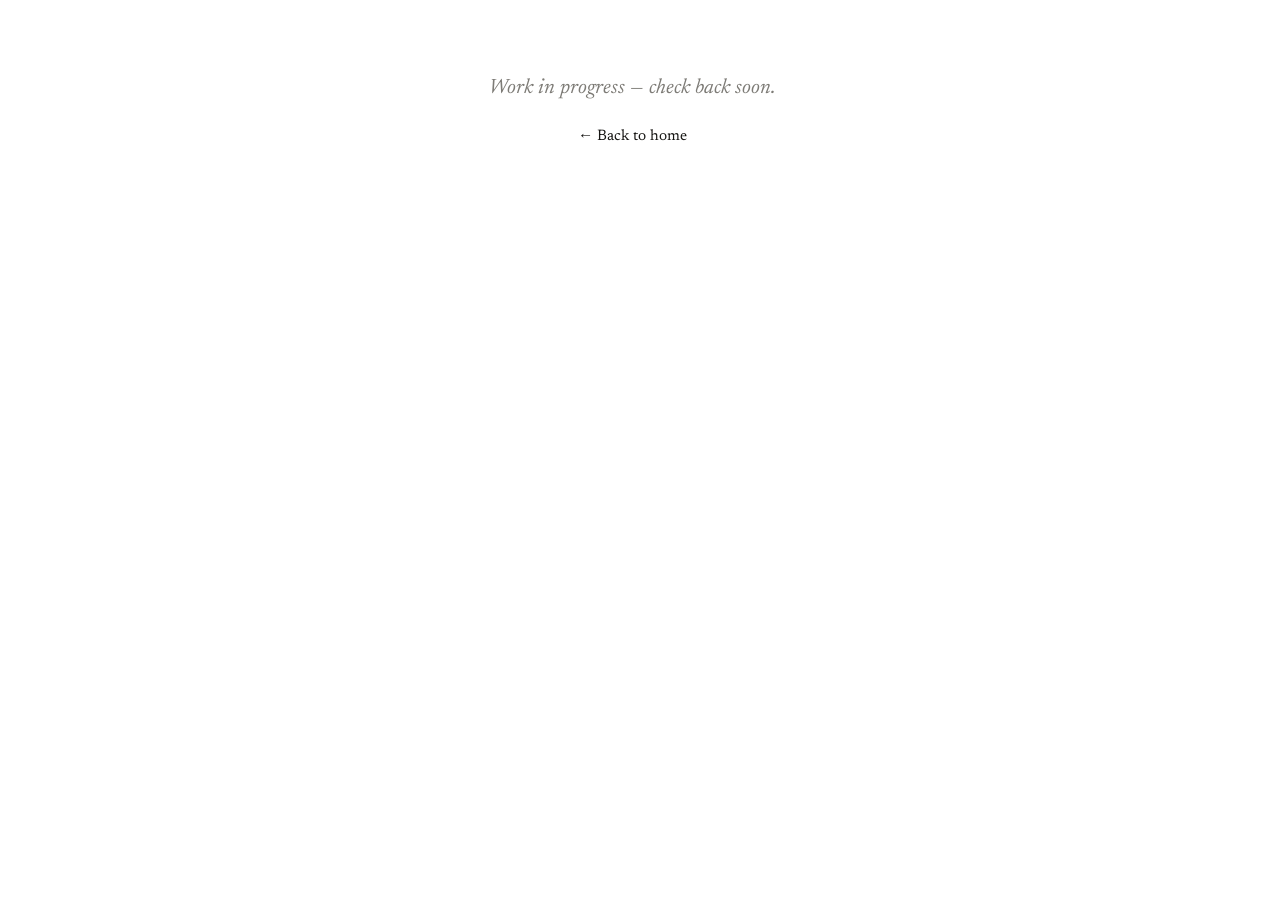
<file: travel.html>
<!DOCTYPE html>
<html lang="en">
<head>
<meta charset="UTF-8">
<meta name="viewport" content="width=device-width, initial-scale=1">
<title>Travel — Ilem Leisher</title>
<meta name="description" content="Travel">
<link rel="preconnect" href="https://fonts.googleapis.com">
<link rel="stylesheet" href="https://fonts.googleapis.com/css2?family=Anton&family=Cormorant+Garamond:ital,wght@0,400;0,600;1,400;1,600&family=Newsreader:ital,wght@0,400;0,600;1,400&family=Space+Grotesk:wght@700&display=swap">
<link rel="stylesheet" href="css/style.css">
</head>
<body>

<main class="wrap wip-content">
  <p class="wip-message">Work in progress — check back soon.</p>
  <p class="wip-back"><a href="index.html?intro=skip">← Back to home</a></p>
</main>

</body>
</html>
</file>
<file: css/style.css>
/* ==========================================================================
   Base tokens — edit these to make the site yours.
   ========================================================================== */
:root {
  --color-bg: #ffffff;
  --color-text: #161513;
  --color-muted: #7d7b76;
  --color-accent: #161513;
  --color-border: #e7e5e0;

  --font-body: 'Newsreader', Georgia, "Times New Roman", serif;
  --font-display: 'Newsreader', Georgia, "Times New Roman", serif;

  --max-width: 640px;
  --space-1: 0.5rem;
  --space-2: 1.1rem;
  --space-3: 2rem;
  --space-4: 4.5rem;
}

* { box-sizing: border-box; }

html { scroll-behavior: smooth; scrollbar-gutter: stable; }

body {
  margin: 0;
  background: var(--color-bg);
  color: var(--color-text);
  font-family: var(--font-body);
  font-size: 19px;
  line-height: 1.65;
}

/* ---- Intro splash overlay (main page) ---- */
.intro-overlay {
  position: fixed;
  inset: 0;
  z-index: 9999;
}
.intro-panel {
  position: absolute;
  left: 0;
  right: 0;
  height: 50%;
  background: #000000;
  transition: transform 0.9s ease-in-out;
}
.intro-panel-top { top: 0; }
.intro-panel-bottom { bottom: 0; }
.intro-overlay.is-open-top .intro-panel-top { transform: translateY(-100%); }
.intro-overlay.is-open-bottom .intro-panel-bottom { transform: translateY(100%); }

/* Header reveals in two stages: the name first, then the photo/links */
#intro-overlay:not(.reveal-rest) ~ .site-header .site-photo,
#intro-overlay:not(.reveal-rest) ~ .site-header .header-side-nav {
  opacity: 0;
}
#intro-overlay.reveal-rest ~ .site-header .site-photo,
#intro-overlay.reveal-rest ~ .site-header .header-side-nav {
  opacity: 1;
  transition: opacity 0.4s ease;
}

.intro-line {
  position: absolute;
  top: 50%;
  left: 0;
  right: 0;
  height: 2px;
  background: #ffffff;
  transform: translateY(-50%) scaleX(0);
  transform-origin: center;
  transition: transform 0.5s ease-out;
  z-index: 1;
}
.intro-overlay.is-opening .intro-line { transform: translateY(-50%) scaleX(1); }
.intro-overlay.is-open .intro-line { opacity: 0; transition: opacity 0.3s ease; }

.intro-hello {
  position: absolute;
  top: 50%;
  left: 50%;
  transform: translate(-50%, -50%);
  z-index: 2;
  margin: 0;
  padding: 0;
  border: none;
  background: none;
  color: #ffffff;
  font-family: var(--font-body);
  font-style: italic;
  font-size: clamp(2rem, 6vw, 3.5rem);
  cursor: pointer;
  animation: hello-bob 2.4s ease-in-out infinite;
}
.intro-overlay.is-opening .intro-hello { opacity: 0; transition: opacity 0.3s ease; }

@keyframes hello-bob {
  0%, 100% { transform: translate(-50%, -50%) translateY(0); }
  50% { transform: translate(-50%, -50%) translateY(-0.15em); }
}

@media (prefers-reduced-motion: reduce) {
  .intro-hello { animation: none; }
  .intro-panel,
  .intro-line,
  .intro-hello,
  #intro-overlay ~ .site-header .site-photo,
  #intro-overlay ~ .site-header .header-side-nav { transition: none; }
}

.wrap {
  max-width: var(--max-width);
  margin: 0 auto;
  padding: var(--space-3) var(--space-2);
}

/* ---- Header bar (name only, full-bleed) ---- */
.site-header {
  background: var(--color-text);
  color: #ffffff;
  text-align: center;
}
.site-header .wrap {
  max-width: none;
  padding: 0;
  display: flex;
  align-items: stretch;
  gap: 0;
  height: 22vw;
}
.site-photo {
  width: auto;
  height: auto;
  aspect-ratio: 1 / 1;
  border-radius: 0;
  object-fit: cover;
  object-position: 50% 30%;
  flex-shrink: 0;
  display: block;
}
.site-header h1.site-name {
  flex: 1;
  margin: 0;
  display: flex;
  flex-direction: column;
  justify-content: space-between;
  align-items: flex-start;
  text-align: left;
  font-family: 'Anton', sans-serif;
  font-weight: 400;
  text-transform: uppercase;
  line-height: 0.85;
  font-size: 11vw;
}
.name-row {
  display: block;
  width: auto;
  color: #ffffff;
  text-decoration: none;
}
.name-row:first-child {
  font-size: 1.2em;
}
.name-row:last-child {
  transform: translateY(3px);
}

/* ---- Page banner (dark title bar, used across sub-pages) ---- */
.page-banner {
  background: var(--color-text);
  padding: 0 2rem;
  text-align: center;
}
.page-banner h1 {
  margin: 0;
  display: inline-block;
  font-family: 'Anton', sans-serif;
  font-weight: 400;
  text-transform: uppercase;
  line-height: 0.85;
  font-size: 14vw;
  color: #ffffff;
}
/* ---- Work-in-progress placeholder pages ---- */
.wip-content {
  text-align: center;
  padding-top: var(--space-4);
  padding-bottom: var(--space-4);
}
.wip-message {
  font-size: 1.3rem;
  font-style: italic;
  color: var(--color-muted);
  margin-bottom: var(--space-2);
}
.wip-back { font-size: 0.95rem; }

/* Compact, left-aligned, stacked variant (e.g. Small Scale / Large Scale) */
.page-banner.compact-left {
  position: relative;
  display: flex;
  align-items: center;
  gap: 2rem;
  text-align: left;
  padding: 0 1.5rem;
}
.page-banner .home-link {
  position: absolute;
  top: 0.6rem;
  right: 0.9rem;
  display: inline-flex;
  opacity: 1;
}
.page-banner .home-link svg {
  width: 1.1rem;
  height: 1.1rem;
}
.page-banner .home-link:hover { opacity: 0.7; }
.page-banner h1.stacked-title {
  order: 1;
  flex-shrink: 0;
  display: inline-flex;
  flex-direction: column;
  font-family: 'Space Grotesk', Arial, sans-serif;
  font-weight: 700;
  text-transform: uppercase;
  line-height: 0.95;
  letter-spacing: 0.02em;
  font-size: 4.2vw;
}
.stacked-title span { display: block; }
.stacked-title.animate-in span {
  opacity: 0;
  animation: word-in 0.5s ease forwards;
}
.stacked-title.animate-in span:nth-child(1) { animation-delay: 0s; }
.stacked-title.animate-in span:nth-child(2) { animation-delay: 0.22s; }
.stacked-title.animate-in span:nth-child(3) { animation-delay: 0.44s; }
@keyframes word-in {
  from { opacity: 0; transform: translateY(0.3em); }
  to { opacity: 1; transform: translateY(0); }
}
@media (prefers-reduced-motion: reduce) {
  .stacked-title.animate-in span { opacity: 1; animation: none; transform: none; }
}

/* Signal-noise curve decoration (Small Scale) — fills the space to the right of the text */
.signal-curve {
  order: 2;
  flex: 1;
  height: 55%;
  min-width: 0;
  pointer-events: none;
  clip-path: inset(0 0 0 100%);
  transition: clip-path 1.3s ease;
}
.signal-curve.animate-in {
  clip-path: inset(0 0 0 0%);
}
@media (prefers-reduced-motion: reduce) {
  .signal-curve { transition: none; }
}

/* Merger-tree decoration (Large Scale) — horizontal dendrogram, all white */
.tree-graphic {
  order: 2;
  flex: 1;
  height: 65%;
  min-width: 0;
  pointer-events: none;
}
.tree-graphic line {
  stroke: #ffffff;
  stroke-width: 1.3;
  vector-effect: non-scaling-stroke;
}
.tree-graphic circle {
  fill: #ffffff;
}
.tree-graphic.animate-in line,
.tree-graphic.animate-in circle {
  opacity: 0;
  animation: node-in 0.5s ease forwards;
}
@keyframes node-in {
  from { opacity: 0; }
  to { opacity: 1; }
}
@media (prefers-reduced-motion: reduce) {
  .tree-graphic.animate-in line,
  .tree-graphic.animate-in circle {
    opacity: 1;
    animation: none;
  }
}

/* Photo-filled variant (e.g. Outdoors) */
.page-banner h1.photo-fill {
  background-image: url("../images/header-side-photo.jpg");
  background-repeat: no-repeat;
  background-position: center 55%;
  background-size: cover;
  -webkit-background-clip: text;
  background-clip: text;
  -webkit-text-fill-color: transparent;
  color: transparent;
}

/* ---- Research pages (Small Scale / Large Scale) ---- */
.research-page.theme-blue {
  --research-bg: #f5f8fb;
  --research-ink: #123356;
  --research-accent: #3b6ea5;
  --research-border: #dbe6ee;
  --research-muted: #5d7a92;
  --research-card: #dbe8f2;
  --research-banner-bg: #0b1f34;
}
.research-page.theme-green {
  --research-bg: #f5f9f6;
  --research-ink: #163d24;
  --research-accent: #4a7a52;
  --research-border: #dbe8dd;
  --research-muted: #5c7d63;
  --research-card: #dcebe0;
  --research-banner-bg: #0f2b19;
}
.research-page { background: var(--research-bg); color: var(--research-ink); }
.research-page .page-banner { background: var(--research-banner-bg); }

/* ---- Hero questions (shown centered after the header build, before docking) ---- */
.hero-questions {
  position: fixed;
  left: 0;
  right: 0;
  top: calc(50% + 4vw);
  z-index: 2;
  text-align: center;
  padding: 0 2rem;
  opacity: 0;
  pointer-events: none;
  transition: opacity 0.5s ease;
}
.hero-questions.is-visible {
  opacity: 1;
}
.hero-questions p {
  color: #ffffff;
  font-family: var(--font-body);
  font-size: 1.9rem;
  line-height: 1.5;
  margin: 0 0 0.5rem;
}
.hero-questions .intro-note {
  color: rgba(255, 255, 255, 0.7);
  font-size: 1.5rem;
}
@media (prefers-reduced-motion: reduce) {
  .hero-questions { transition: none; }
}

/* ---- Large Scale intro sequence: hero builds centered, docks to top, page rises ---- */
.ls-intro-backdrop {
  position: fixed;
  inset: 0;
  background: var(--research-banner-bg);
}
.page-banner.ls-hero {
  transform: translateY(calc(50vh - 15vw));
  transition: transform 0.7s ease;
}
.page-banner.ls-hero.is-docked {
  transform: translateY(0);
}
#ls-content-wrap {
  background: var(--research-bg);
  transform: translateY(100vh);
  transition: transform 0.8s ease;
}
#ls-content-wrap.is-revealed {
  transform: translateY(0);
}
@media (prefers-reduced-motion: reduce) {
  .page-banner.ls-hero,
  #ls-content-wrap { transition: none; }
}

/* ---- Small Scale intro sequence: hero builds centered, docks to top, page rises ---- */
.ss-intro-backdrop {
  position: fixed;
  inset: 0;
  background: var(--research-banner-bg);
}
.page-banner.ss-hero {
  transform: translateY(calc(50vh - 10vw));
  transition: transform 0.7s ease;
}
.page-banner.ss-hero.is-docked {
  transform: translateY(0);
}
#ss-content-wrap {
  background: var(--research-bg);
  transform: translateY(100vh);
  transition: transform 0.8s ease;
}
#ss-content-wrap.is-revealed {
  transform: translateY(0);
}
@media (prefers-reduced-motion: reduce) {
  .page-banner.ss-hero,
  #ss-content-wrap { transition: none; }
}

.research-page .entry-title { color: var(--research-ink); }
.research-page .research-content {
  max-width: var(--max-width);
  margin: 0 auto;
  padding: var(--space-3) var(--space-2) var(--space-4);
}
.research-page main.wide-columns {
  max-width: calc(var(--max-width) * 2.2);
}
.research-columns {
  display: flex;
  flex-wrap: wrap;
  gap: 3rem;
  align-items: flex-start;
}
.research-col-left,
.research-col-right {
  flex: 1 1 320px;
  min-width: 280px;
}
.research-featured {
  background: var(--research-card);
  border-radius: 10px;
  padding: 1.5rem;
}
.research-page .research-featured h2 {
  margin-top: 0;
  font-family: var(--font-body);
  font-style: normal;
  font-weight: 700;
  color: var(--research-ink);
}
.featured-graphic {
  margin: 0;
}
.featured-graphic img { width: 100%; height: auto; display: block; }
.research-featured p { margin-top: 1rem; }
.research-current { margin-top: var(--space-4); }
.research-page h2 {
  font-family: var(--font-display);
  font-style: italic;
  font-weight: 400;
  font-size: 1.15rem;
  color: var(--research-accent);
  margin-top: var(--space-4);
  margin-bottom: var(--space-2);
  padding-bottom: 0.5rem;
  border-bottom: 1px solid var(--research-border);
}
.research-page section:first-of-type h2 { margin-top: 0; }
.research-page .entry-list li { border-bottom: 1px solid var(--research-border); }
.research-page .entry-list li.is-highlighted {
  background: var(--research-card);
  border-bottom-color: transparent;
  border-radius: 8px;
  padding: 0.85rem 1rem;
  margin: 0 -1rem;
}
.research-page .entry-meta { color: var(--research-muted); }
.research-page a { color: var(--research-accent); }
#pub-list li { transition: background 0.15s ease; }
#pub-list li:focus-visible { outline: 2px solid var(--research-accent); outline-offset: 2px; }
.pub-hint {
  margin-top: 0.8rem;
  font-size: 0.8rem;
  color: var(--research-muted);
  font-style: italic;
}
.research-page footer.scale-footer {
  background: var(--research-banner-bg);
  border-top: none;
  display: flex;
  align-items: stretch;
  justify-content: space-between;
}
.scale-footer .footer-btn {
  display: flex;
  align-items: center;
  justify-content: center;
  padding: 1.4rem 2rem;
  font-family: 'Space Grotesk', Arial, sans-serif;
  font-weight: 700;
  text-transform: uppercase;
  letter-spacing: 0.02em;
  color: #ffffff;
  font-size: 0.9rem;
  text-decoration: none;
}
.footer-btn:hover {
  background: rgba(255, 255, 255, 0.12);
}
.footer-copy {
  align-self: center;
  margin: 0;
  color: rgba(255, 255, 255, 0.6);
  font-size: 0.8rem;
}

/* ---- Vertical nav bar (right side of header) ---- */
.header-side-nav {
  display: flex;
  flex-direction: column;
  justify-content: flex-start;
  align-items: flex-start;
  gap: 0.4rem;
  flex-shrink: 0;
  height: 100%;
  padding: 0.9rem 1.2rem 0;
  text-align: left;
}
.header-side-nav a {
  display: flex;
  align-items: center;
  gap: 0.45rem;
  color: #ffffff;
  text-decoration: none;
  font-size: 0.8rem;
  white-space: nowrap;
}
.header-side-nav a:hover { color: rgba(255, 255, 255, 0.7); }
.header-side-nav svg { width: 14px; height: 14px; flex-shrink: 0; }

/* ---- Intro (below header) ---- */
.intro .wrap {
  text-align: center;
}
.intro .tagline {
  white-space: nowrap;
  font-size: clamp(0.65rem, 2vw, 1rem);
}

/* ---- Quote (below header) ---- */
.quote {
  max-width: calc(var(--max-width) * 2);
  margin: var(--space-3) auto;
  padding: var(--space-3) var(--space-2);
  background: var(--color-text);
  border-radius: 12px;
  outline: 1px solid var(--color-text);
  outline-offset: 6px;
  text-align: center;
}
.quote blockquote { margin: 0; }
.quote p {
  font-family: 'Cormorant Garamond', Georgia, serif;
  font-style: italic;
  font-size: 1.7rem;
  line-height: 1.6;
  margin: 0 0 var(--space-2);
  color: #ffffff;
}
.quote cite {
  font-style: normal;
  font-size: 0.9rem;
  color: rgba(255, 255, 255, 0.7);
}

.nav-item { position: relative; }

/* ---- Content nav (below quote) ---- */
.content-nav {
  display: flex;
  flex-wrap: wrap;
  justify-content: center;
  gap: 0.5rem 3rem;
  padding: var(--space-2) var(--space-2) var(--space-3);
}
.content-nav > .nav-item > a {
  display: inline-block;
  color: var(--color-text);
  text-decoration: none;
  font-size: 1.5rem;
  padding: 0.6rem 1.4rem;
  border: 1px solid var(--color-text);
  border-radius: 8px;
}
.content-nav > .nav-item > a:hover {
  color: var(--color-bg);
  background: var(--color-text);
}
.content-nav > .nav-item > a.flash-highlight {
  animation: flash-black 1.1s ease;
}
@keyframes flash-black {
  0%, 100% { background: var(--color-bg); color: var(--color-text); }
  25%, 75% { background: var(--color-text); color: var(--color-bg); }
}
@media (prefers-reduced-motion: reduce) {
  .content-nav > .nav-item > a.flash-highlight { animation: none; }
}

.dropdown {
  list-style: none;
  margin: 0;
  padding: 0.4rem 0;
  position: absolute;
  top: 100%;
  left: 50%;
  transform: translate(-50%, 4px);
  min-width: 180px;
  max-width: min(240px, calc(100vw - 24px));
  background: var(--color-bg);
  border: 1px solid var(--color-border);
  border-radius: 6px;
  box-shadow: 0 6px 16px rgba(22, 21, 19, 0.08);
  opacity: 0;
  visibility: hidden;
  transition: opacity 0.15s ease, transform 0.15s ease;
  z-index: 20;
}
.dropdown li { padding: 0; border: 0; }
.dropdown a {
  display: block;
  padding: 0.5rem 1rem;
  font-size: 0.85rem;
  margin: 0;
  color: var(--color-text);
}
.dropdown a:hover { background: var(--color-border); }
.dropdown a[href="small-scale.html"] { color: #3b6ea5; }
.dropdown a[href="large-scale.html"] { color: #4a7a52; }

.nav-item:hover .dropdown,
.nav-item:focus-within .dropdown,
.nav-item.is-open .dropdown {
  opacity: 1;
  visibility: visible;
  transform: translate(-50%, 0);
}

@media (prefers-reduced-motion: reduce) {
  .dropdown { transition: none; }
}

/* ---- Body column: centered ---- */
main.wrap, footer .wrap {
  text-align: center;
}
main.wrap section { margin-bottom: var(--space-3); }
h1, h2, h3 {
  font-family: var(--font-display);
  line-height: 1.2;
  margin-top: 0;
}
h1 { font-size: 2.3rem; margin-bottom: var(--space-1); font-weight: 600; }
h2 {
  font-size: 1.15rem;
  font-style: italic;
  font-weight: 400;
  color: var(--color-text);
  margin-top: var(--space-4);
  margin-bottom: var(--space-2);
}
p { margin-top: 0; margin-bottom: var(--space-2); }
a { color: var(--color-accent); text-underline-offset: 3px; text-decoration: none; }
.intro p a { text-decoration: underline; }
.muted { color: var(--color-muted); }

/* ---- Lists (publications, posts, pieces) ---- */
.entry-list { list-style: none; margin: 0; padding: 0; }
.entry-list li {
  padding: var(--space-2) 0;
  border-bottom: 1px solid var(--color-border);
}
.entry-list li:first-child { padding-top: 0; }
.entry-title { font-weight: 400; }
.entry-meta { font-size: 0.9rem; color: var(--color-muted); font-family: var(--font-body); }

/* ---- Gallery (art / creative work) ---- */
.gallery {
  display: grid;
  grid-template-columns: repeat(auto-fill, minmax(200px, 1fr));
  gap: var(--space-2);
  margin-top: var(--space-2);
}
.gallery figure { margin: 0; }
.gallery img {
  width: 100%;
  height: auto;
  display: block;
  border-radius: 4px;
}
.gallery figcaption {
  font-size: 0.85rem;
  color: var(--color-muted);
  margin-top: var(--space-1);
}

/* ---- Footer ---- */
footer {
  border-top: 1px solid var(--color-border);
  margin-top: var(--space-4);
}
footer .wrap {
  padding-top: var(--space-2);
  padding-bottom: var(--space-2);
  font-size: 0.85rem;
  color: var(--color-muted);
}

/* ---- Focus visibility ---- */
a:focus-visible, button:focus-visible {
  outline: 2px solid var(--color-accent);
  outline-offset: 2px;
}

/* ---- Reduced motion ---- */
@media (prefers-reduced-motion: reduce) {
  html { scroll-behavior: auto; }
}
</file>
